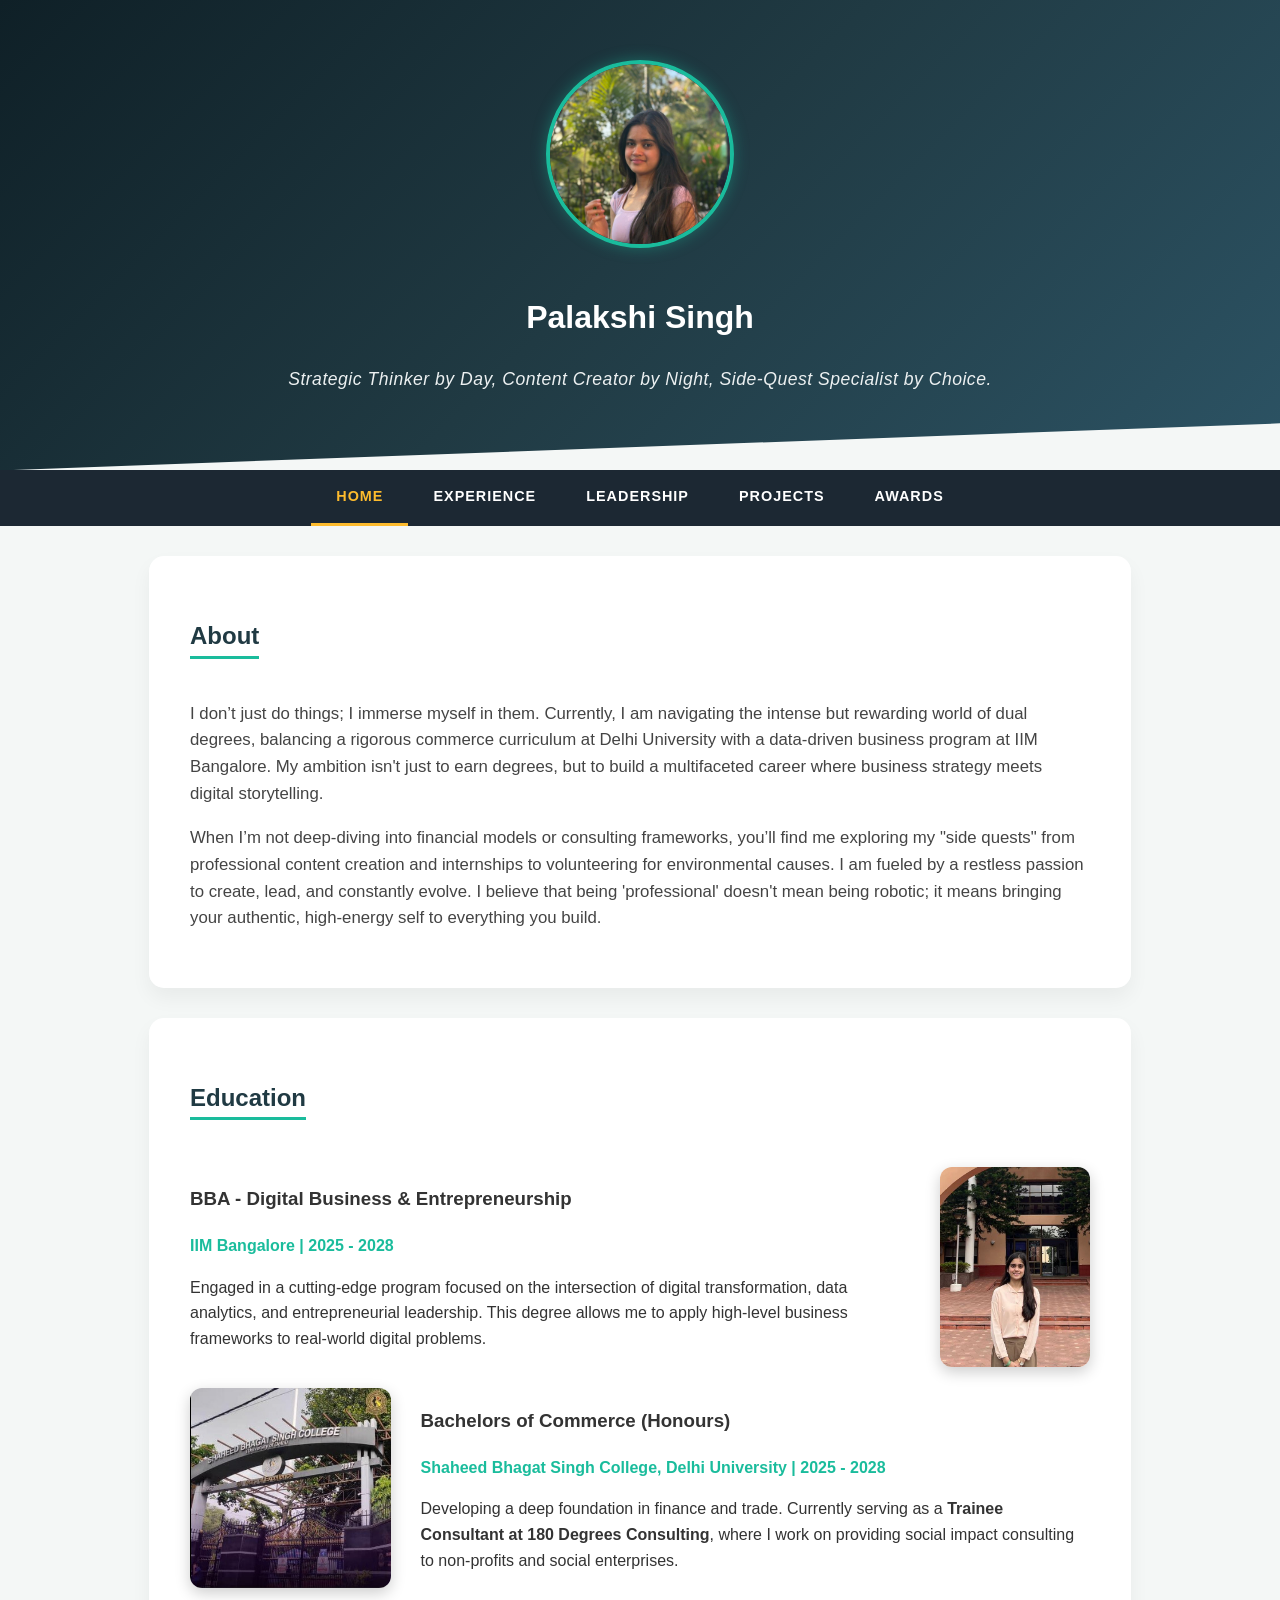
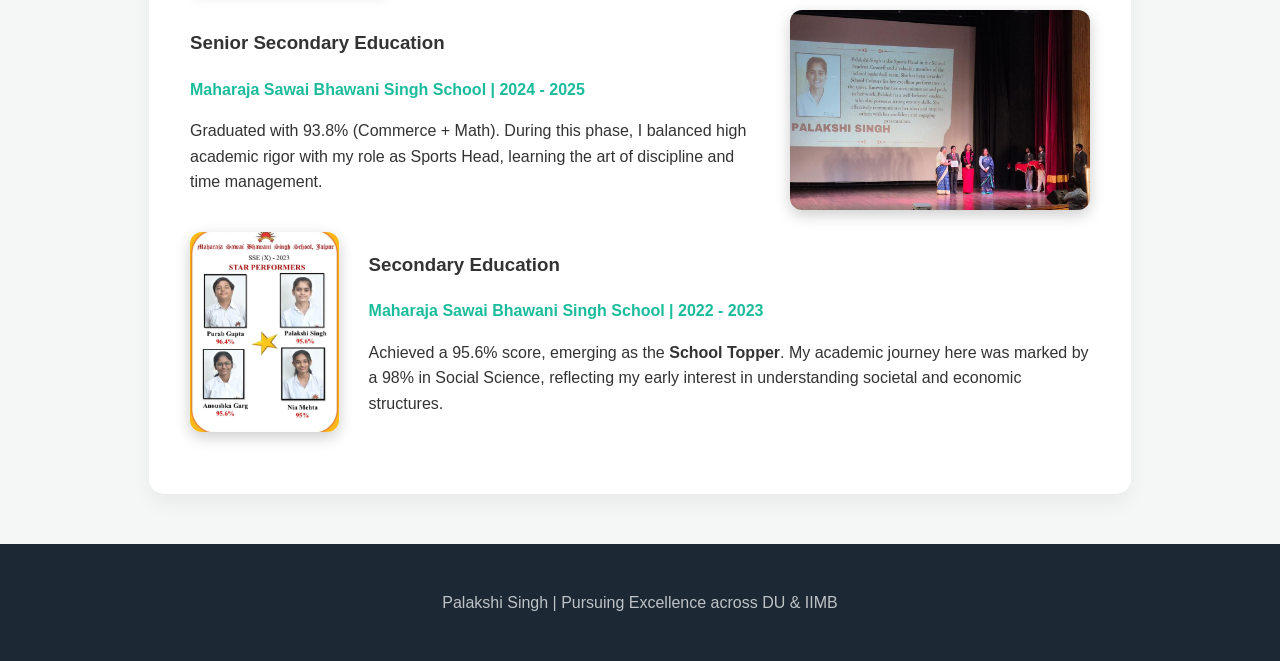
<file: index.html>
<!DOCTYPE html>
<html lang="en">
<head>
    <meta charset="UTF-8">
    <meta name="viewport" content="width=device-width, initial-scale=1.0">
    <title>Palakshi Singh | Home</title>
    <link rel="stylesheet" href="style.css">
</head>
<body>
    <header>
        <div class="header-content">
            <img src="profile.jpeg" alt="Palakshi Singh" class="profile-img">
            <h1>Palakshi Singh</h1>
            <p class="tagline">Strategic Thinker by Day, Content Creator by Night, Side-Quest Specialist by Choice.</p>
        </div>
    </header>

   <nav>
    <ul>
        <li><a href="index.html" class="active">Home</a></li> <li><a href="experience.html">Experience</a></li>
        <li><a href="leadership.html">Leadership</a></li>
        <li><a href="projects.html">Projects</a></li>
        <li><a href="awards.html">Awards</a></li>
    </ul>
</nav>

    <main>
        <section class="card">
            <h2>About</h2>
            <div class="about-content">
                <p>I don’t just do things; I immerse myself in them. Currently, I am navigating the intense but rewarding world of dual degrees, balancing a rigorous commerce curriculum at Delhi University with a data-driven business program at IIM Bangalore. My ambition isn't just to earn degrees, but to build a multifaceted career where business strategy meets digital storytelling.</p>
                <p>When I’m not deep-diving into financial models or consulting frameworks, you’ll find me exploring my "side quests" from professional content creation and internships to volunteering for environmental causes. I am fueled by a restless passion to create, lead, and constantly evolve. I believe that being 'professional' doesn't mean being robotic; it means bringing your authentic, high-energy self to everything you build.</p>
            </div>
        </section>
        <section class="card">
            <h2>Education</h2>
            
            <div class="achievement-row">
                <div class="achievement-text">
                    <h3>BBA - Digital Business & Entrepreneurship</h3>
                    <p class="institution">IIM Bangalore | 2025 - 2028</p>
                    <p>Engaged in a cutting-edge program focused on the intersection of digital transformation, data analytics, and entrepreneurial leadership. This degree allows me to apply high-level business frameworks to real-world digital problems.</p>
                </div>
                <img src="iimb.jpeg" alt="IIM Bangalore" class="achievement-img">
            </div>

            <div class="achievement-row reverse">
                <div class="achievement-text">
                    <h3>Bachelors of Commerce (Honours)</h3>
                    <p class="institution">Shaheed Bhagat Singh College, Delhi University | 2025 - 2028</p>
                    <p>Developing a deep foundation in finance and trade. Currently serving as a <strong>Trainee Consultant at 180 Degrees Consulting</strong>, where I work on providing social impact consulting to non-profits and social enterprises.</p>
                </div>
                <img src="sbsc.jpeg" alt="SBSC Delhi University" class="achievement-img">
            </div>

            <div class="achievement-row">
                <div class="achievement-text">
                    <h3>Senior Secondary Education</h3>
                    <p class="institution">Maharaja Sawai Bhawani Singh School | 2024 - 2025</p>
                    <p>Graduated with 93.8% (Commerce + Math). During this phase, I balanced high academic rigor with my role as Sports Head, learning the art of discipline and time management.</p>
                </div>
                <img src="class12.jpeg" alt="Senior Secondary" class="achievement-img">
            </div>

            <div class="achievement-row reverse">
                <div class="achievement-text">
                    <h3>Secondary Education</h3>
                    <p class="institution">Maharaja Sawai Bhawani Singh School | 2022 - 2023</p>
                    <p>Achieved a 95.6% score, emerging as the <strong>School Topper</strong>. My academic journey here was marked by a 98% in Social Science, reflecting my early interest in understanding societal and economic structures.</p>
                </div>
                <img src="class10.jpeg" alt="Secondary Education" class="achievement-img">
            </div>
        </section>
    </main>
    
    <footer>
        <p>Palakshi Singh | Pursuing Excellence across DU & IIMB</p>
    </footer>
</body>
</html>
</file>
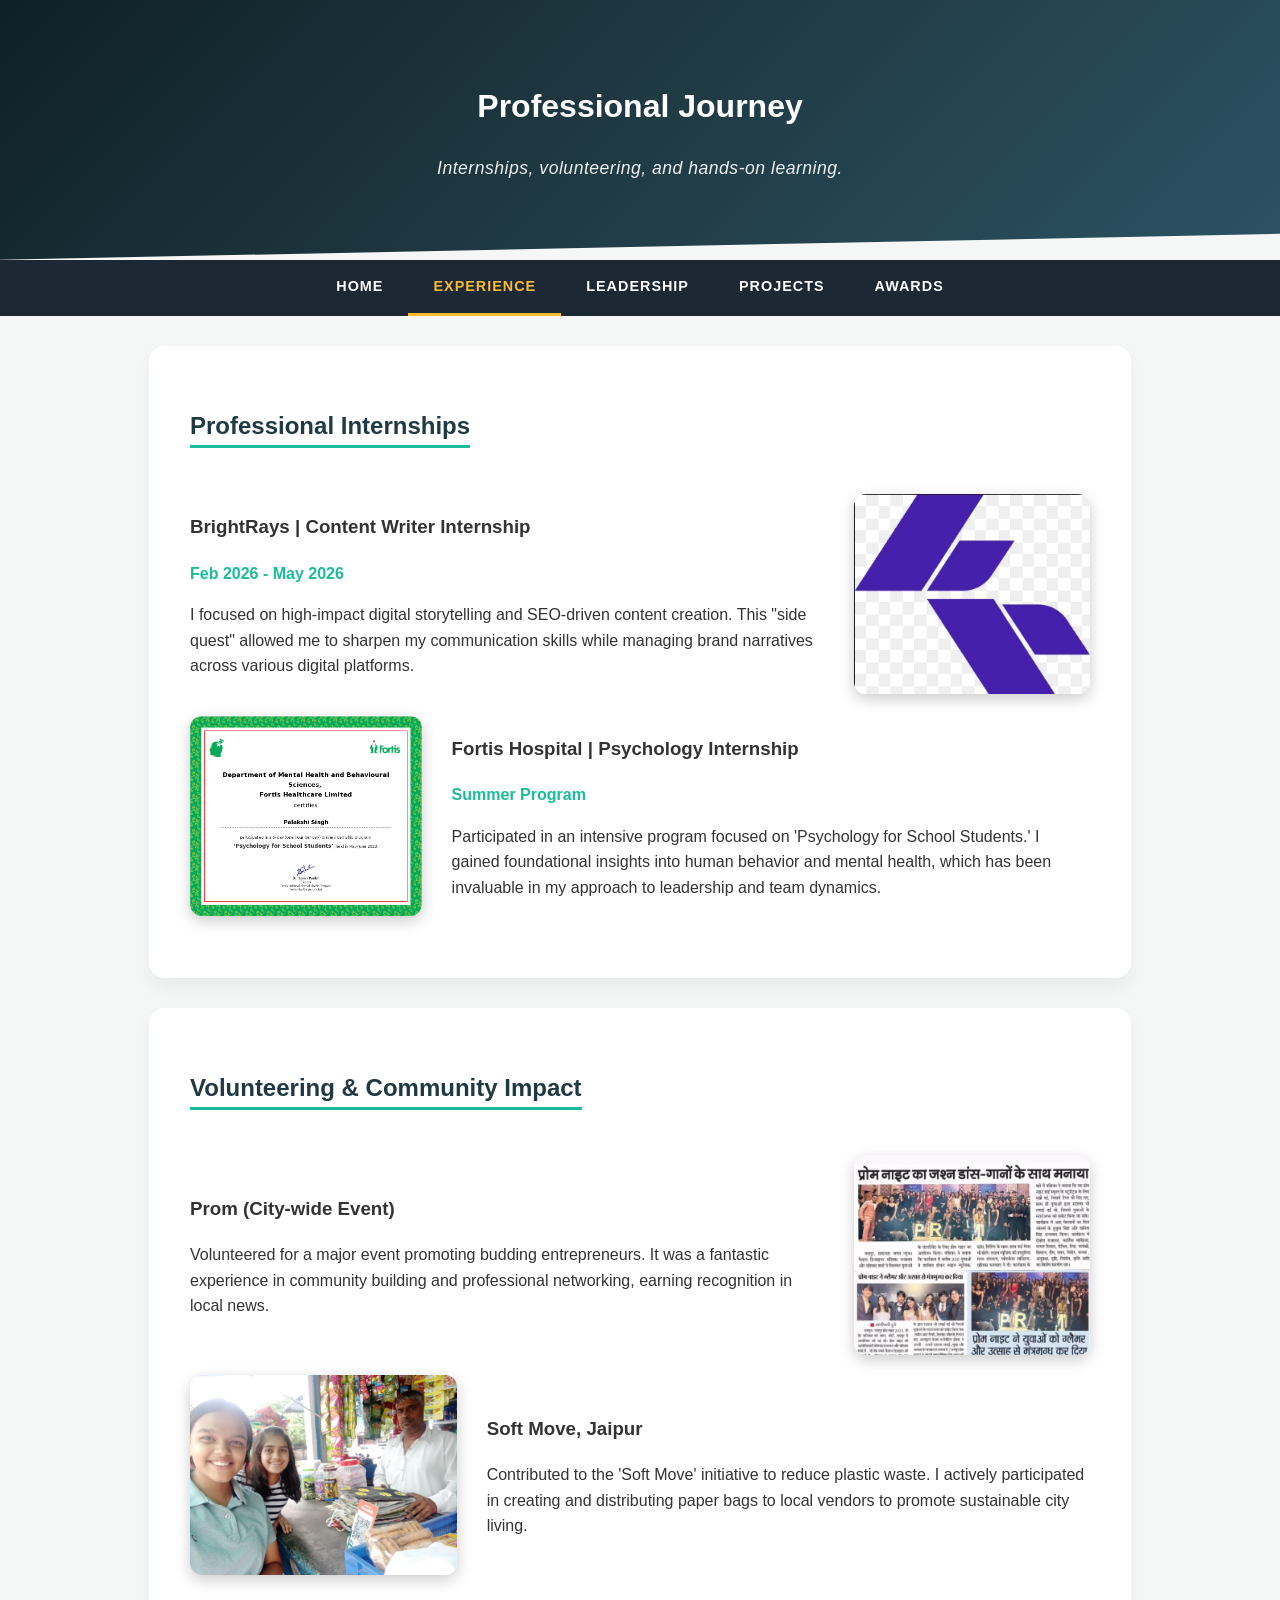
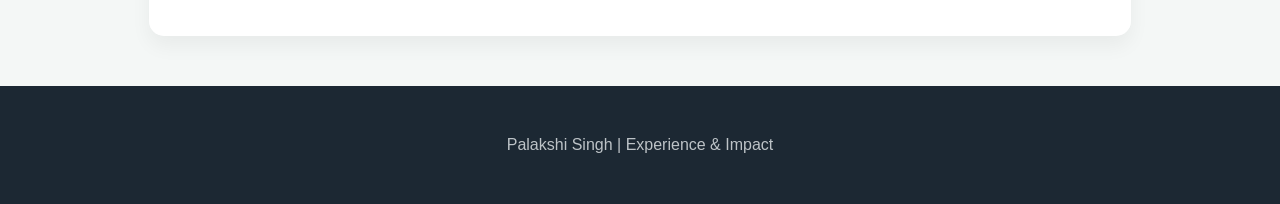
<file: experience.html>
<!DOCTYPE html>
<html lang="en">
<head>
    <meta charset="UTF-8">
    <meta name="viewport" content="width=device-width, initial-scale=1.0">
    <title>Experience & Volunteering | Palakshi Singh</title>
    <link rel="stylesheet" href="style.css">
</head>
<body>
    
<header>
    <div class="header-content">
        <h1>Professional Journey</h1>
        <p class="tagline">Internships, volunteering, and hands-on learning.</p>
    </div>
</header>
   <nav>
        <ul>
            <li><a href="index.html">Home</a></li>
            <li><a href="experience.html" class="active">Experience</a></li>
            <li><a href="leadership.html">Leadership</a></li>
            <li><a href="projects.html">Projects</a></li>
            <li><a href="awards.html">Awards</a></li>
        </ul>
    </nav>

    <main>
        <section class="card">
            <h2>Professional Internships</h2>
            
            <div class="achievement-row">
                <div class="achievement-text">
                    <h3>BrightRays | Content Writer Internship</h3>
                    <p class="institution">Feb 2026 - May 2026</p>
                    <p>I focused on high-impact digital storytelling and SEO-driven content creation. This "side quest" allowed me to sharpen my communication skills while managing brand narratives across various digital platforms.</p>
                </div>
                <img src="brightrays.png" alt="BrightRays Internship" class="achievement-img">
            </div>

            <div class="achievement-row reverse">
                <div class="achievement-text">
                    <h3>Fortis Hospital | Psychology Internship</h3>
                    <p class="institution">Summer Program</p>
                    <p>Participated in an intensive program focused on 'Psychology for School Students.' I gained foundational insights into human behavior and mental health, which has been invaluable in my approach to leadership and team dynamics.</p>
                </div>
                <img src="fortis.png" alt="Fortis Hospital Internship" class="achievement-img">
            </div>
        </section>

        <section class="card">
            <h2>Volunteering & Community Impact</h2>
            <div class="achievement-row">
                <div class="achievement-text">
                    <h3>Prom (City-wide Event)</h3>
                    <p>Volunteered for a major event promoting budding entrepreneurs. It was a fantastic experience in community building and professional networking, earning recognition in local news.</p>
                </div>
                <img src="volunteering1.jpeg" alt="Prom Volunteer" class="achievement-img">
            </div>
            
            <div class="achievement-row reverse">
                <div class="achievement-text">
                    <h3>Soft Move, Jaipur</h3>
                    <p>Contributed to the 'Soft Move' initiative to reduce plastic waste. I actively participated in creating and distributing paper bags to local vendors to promote sustainable city living.</p>
                </div>
                <img src="volunteering2.jpeg" alt="Soft Move" class="achievement-img">
            </div>
        </section>
    </main>

    <footer>
        <p>Palakshi Singh | Experience & Impact</p>
    </footer>

</body>
</html>
</file>
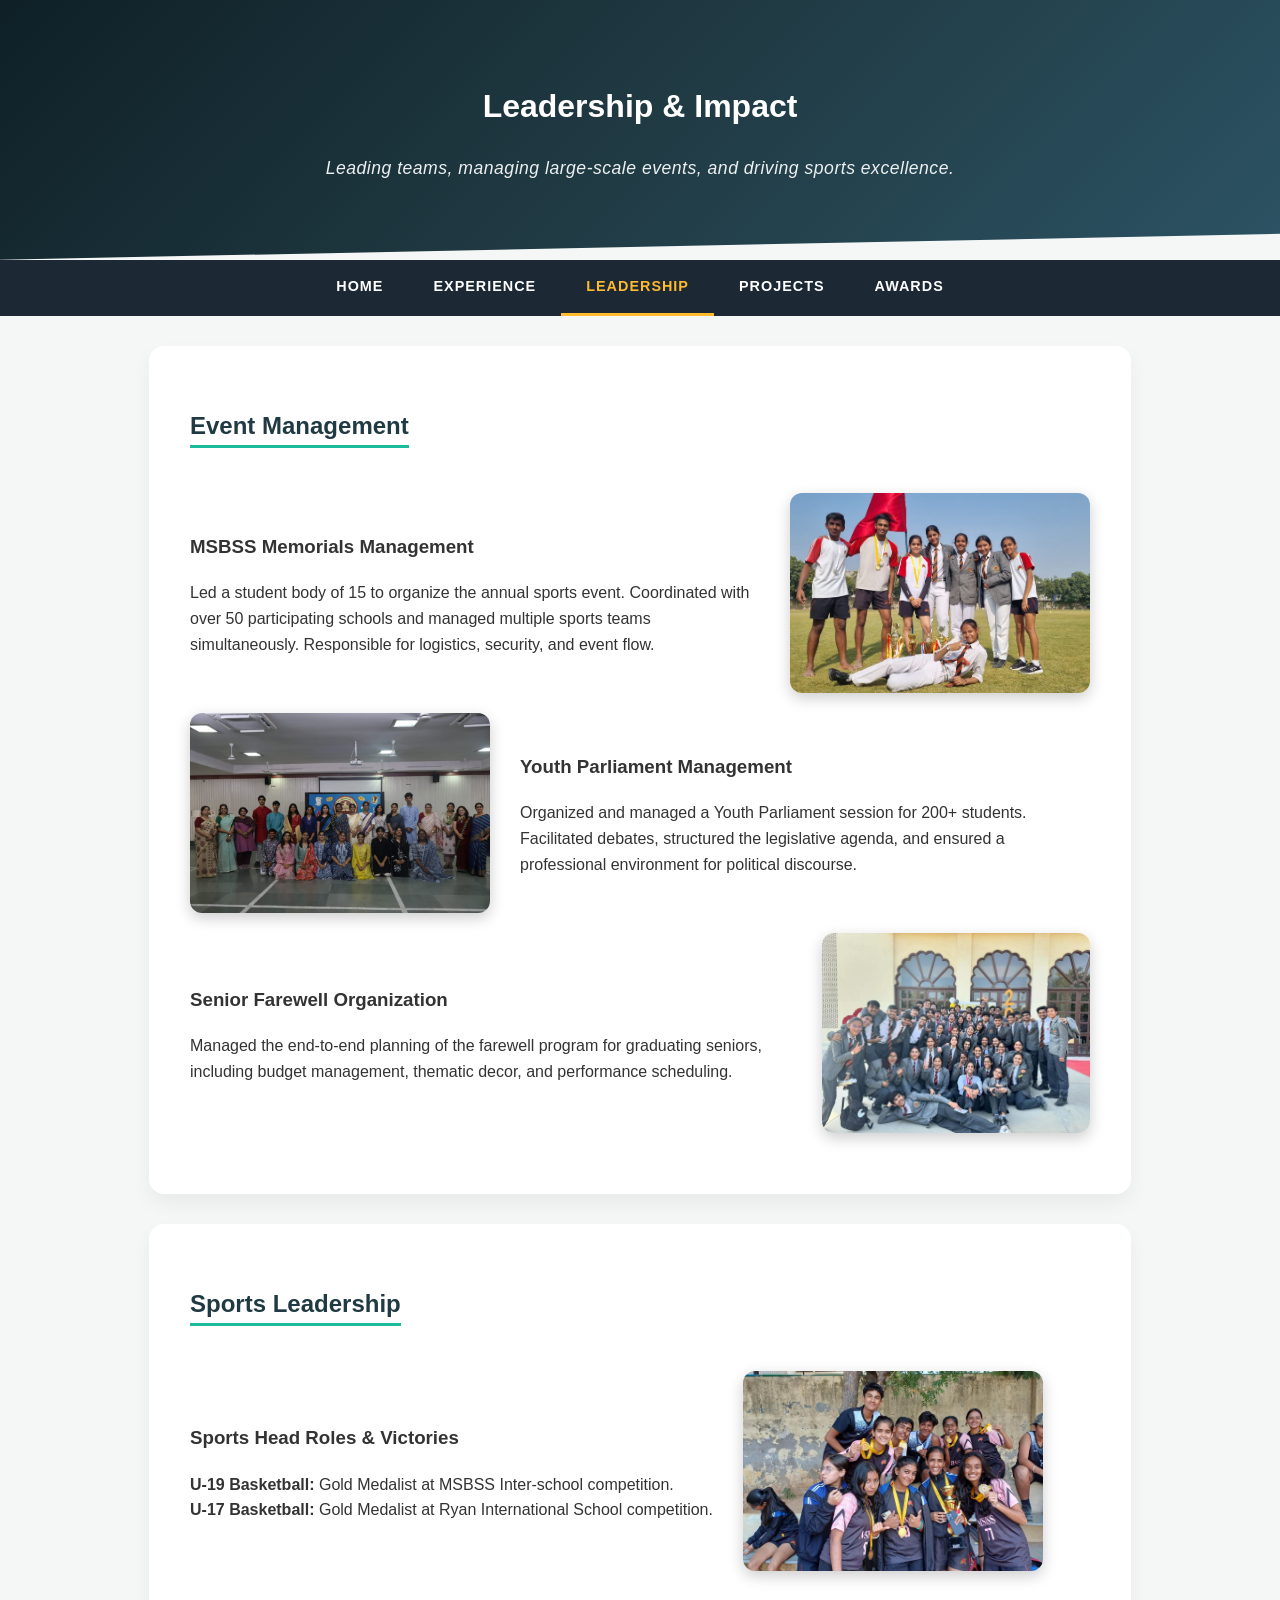
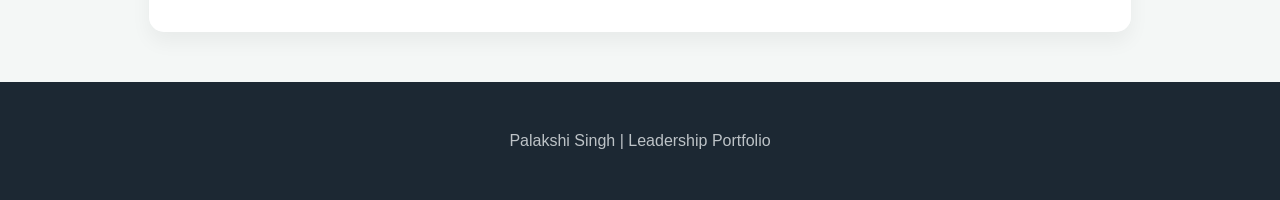
<file: leadership.html>
<!DOCTYPE html>
<html lang="en">
<head>
    <meta charset="UTF-8">
    <meta name="viewport" content="width=device-width, initial-scale=1.0">
    <title>Leadership | Palakshi Singh</title>
    <link rel="stylesheet" href="style.css">
</head>
<body>
    <header>
        <div class="header-content">
            <h1>Leadership & Impact</h1>
            <p class="tagline">Leading teams, managing large-scale events, and driving sports excellence.</p>
        </div>
    </header>

    <nav>
        <ul>
            <li><a href="index.html">Home</a></li>
            <li><a href="experience.html">Experience</a></li>
            <li><a href="leadership.html" class="active">Leadership</a></li>
            <li><a href="projects.html">Projects</a></li>
            <li><a href="awards.html">Awards</a></li>
        </ul>
    </nav>

    <main>
        <section class="card">
            <h2>Event Management</h2>
            
            <div class="achievement-row">
                <div class="achievement-text">
                    <h3>MSBSS Memorials Management</h3>
                    <p>Led a student body of 15 to organize the annual sports event. Coordinated with over 50 participating schools and managed multiple sports teams simultaneously. Responsible for logistics, security, and event flow.</p>
                </div>
                <img src="memorials.jpg" alt="MSBSS Memorials Management" class="achievement-img">
            </div>

            <div class="achievement-row reverse">
                <div class="achievement-text">
                    <h3>Youth Parliament Management</h3>
                    <p>Organized and managed a Youth Parliament session for 200+ students. Facilitated debates, structured the legislative agenda, and ensured a professional environment for political discourse.</p>
                </div>
                <img src="parliament.jpg" alt="Youth Parliament Management" class="achievement-img">
            </div>

            <div class="achievement-row">
                <div class="achievement-text">
                    <h3>Senior Farewell Organization</h3>
                    <p>Managed the end-to-end planning of the farewell program for graduating seniors, including budget management, thematic decor, and performance scheduling.</p>
                </div>
                <img src="farewell.jpg" alt="Senior Farewell Organization" class="achievement-img">
            </div>
        </section>

        <section class="card">
            <h2>Sports Leadership</h2>
            <div class="achievement-row">
                <div class="achievement-text">
                    <h3>Sports Head Roles & Victories</h3>
                    <p><strong>U-19 Basketball:</strong> Gold Medalist at MSBSS Inter-school competition.<br>
                    <strong>U-17 Basketball:</strong> Gold Medalist at Ryan International School competition.</p>
                </div>
                <img src="sports.jpeg" alt="Basketball Gold" class="achievement-img">
            </div>
        </section>
    </main>

    <footer>
        <p>Palakshi Singh | Leadership Portfolio</p>
    </footer>
</body>
</html>
</file>
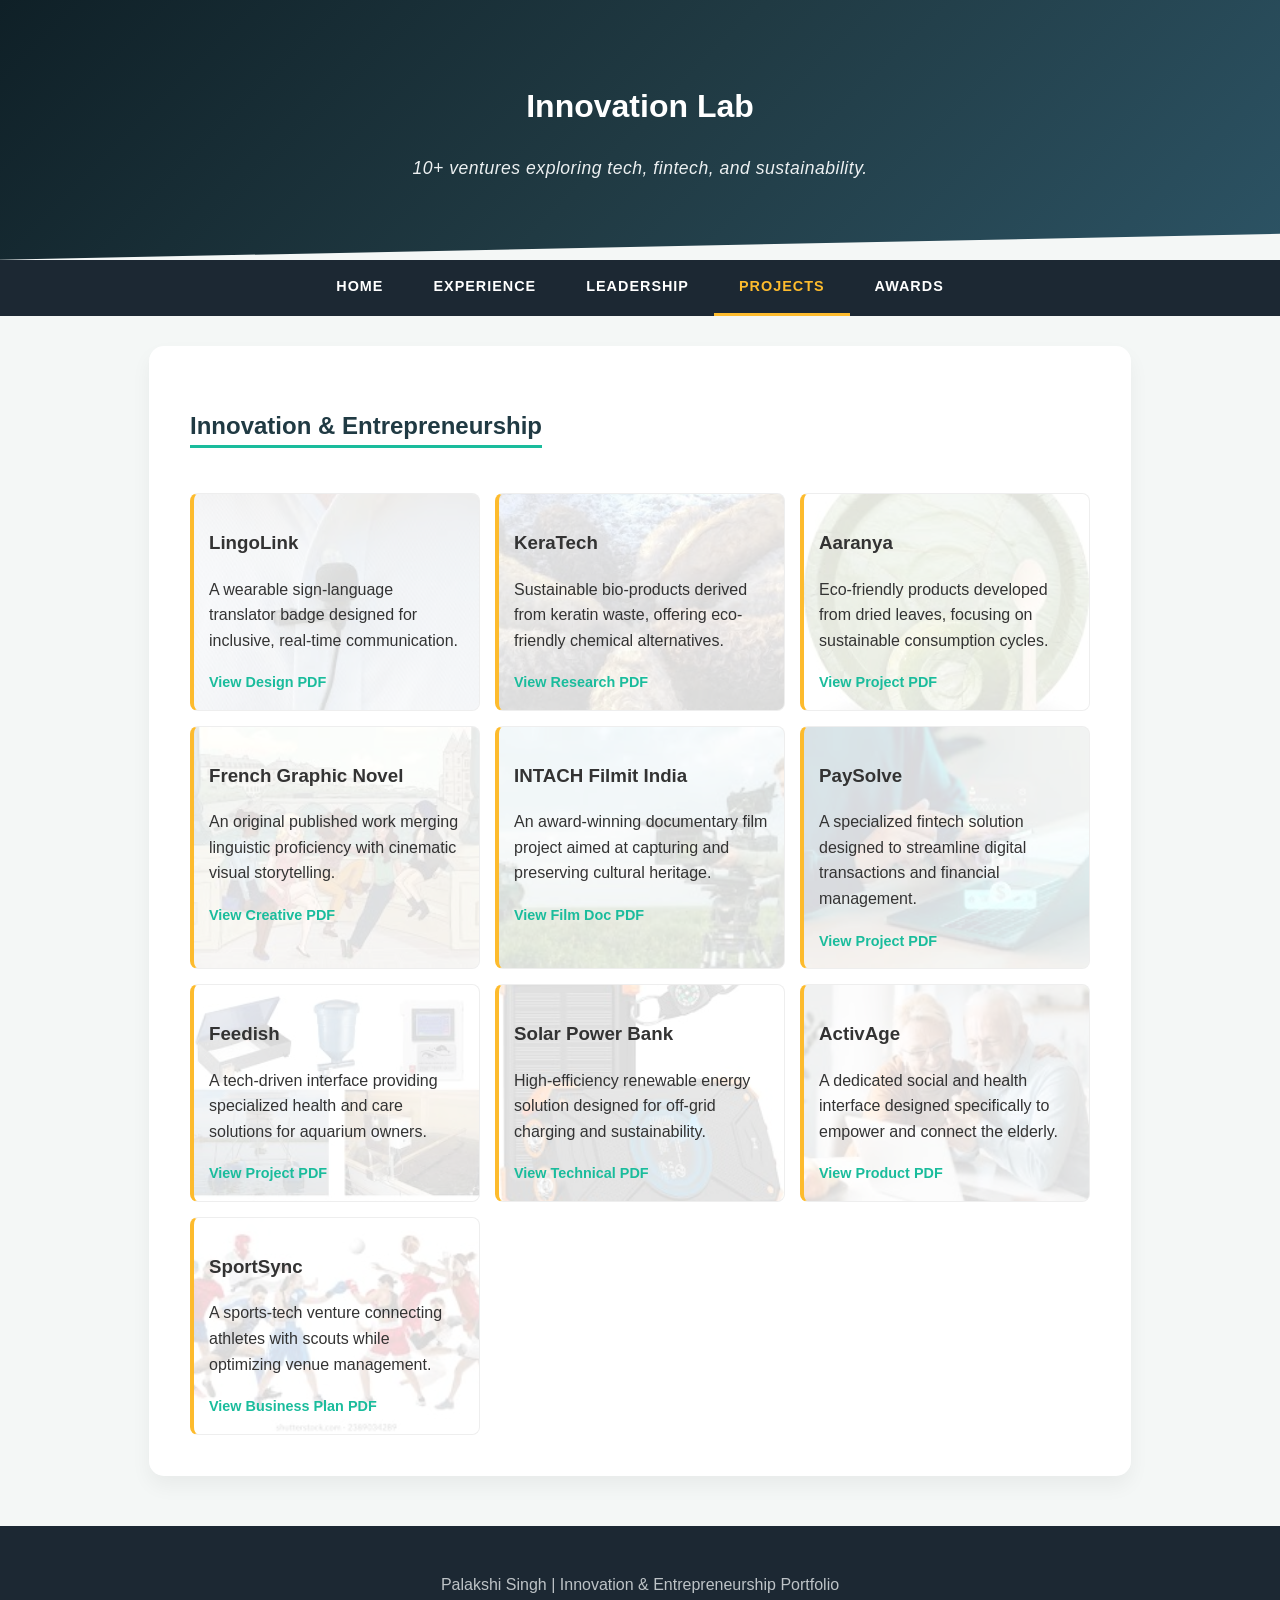
<file: projects.html>
<!DOCTYPE html>
<html lang="en">
<head>
    <meta charset="UTF-8">
    <meta name="viewport" content="width=device-width, initial-scale=1.0">
    <title>Projects | Palakshi Singh</title>
    <link rel="stylesheet" href="style.css">
</head>
<body>
    <header>
        <div class="header-content">
            <h1>Innovation Lab</h1>
            <p class="tagline">10+ ventures exploring tech, fintech, and sustainability.</p>
        </div>
    </header>

   <nav>
    <ul>
        <li><a href="index.html">Home</a></li>
        <li><a href="experience.html">Experience</a></li>
        <li><a href="leadership.html">Leadership</a></li>
        <li><a href="projects.html" class="active">Projects</a></li> <li><a href="awards.html">Awards</a></li>
    </ul>
</nav>

    <main>
        <section class="card">
            <h2>Innovation & Entrepreneurship</h2>
            <div class="project-grid">
                
               <div class="project-item lingolink">
                    <h3>LingoLink</h3>
                    <p>A wearable sign-language translator badge designed for inclusive, real-time communication.</p>
                    <a href="lingolink.pdf" class="btn-pdf">View Design PDF</a>
                </div>

                <div class="project-item keratech">
                    <h3>KeraTech</h3>
                    <p>Sustainable bio-products derived from keratin waste, offering eco-friendly chemical alternatives.</p>
                    <a href="keratech.pdf" class="btn-pdf">View Research PDF</a>
                </div>

                <div class="project-item aaranya">
                    <h3>Aaranya</h3>
                    <p>Eco-friendly products developed from dried leaves, focusing on sustainable consumption cycles.</p>
                    <a href="aaranya.pdf" class="btn-pdf">View Project PDF</a>
                </div>

                <div class="project-item novel">
                    <h3>French Graphic Novel</h3>
                    <p>An original published work merging linguistic proficiency with cinematic visual storytelling.</p>
                    <a href="french-novel.pdf" class="btn-pdf">View Creative PDF</a>
                </div>

                <div class="project-item intach">
                    <h3>INTACH Filmit India</h3>
                    <p>An award-winning documentary film project aimed at capturing and preserving cultural heritage.</p>
                    <a href="intach.pdf" class="btn-pdf">View Film Doc PDF</a>
                </div>

                <div class="project-item paysolve">
                    <h3>PaySolve</h3>
                    <p>A specialized fintech solution designed to streamline digital transactions and financial management.</p>
                    <a href="paysolve.pdf" class="btn-pdf">View Project PDF</a>
                </div>

                <div class="project-item feedish">
                    <h3>Feedish</h3>
                    <p>A tech-driven interface providing specialized health and care solutions for aquarium owners.</p>
                    <a href="feedish.pdf" class="btn-pdf">View Project PDF</a>
                </div>

                <div class="project-item solar">
                    <h3>Solar Power Bank</h3>
                    <p>High-efficiency renewable energy solution designed for off-grid charging and sustainability.</p>
                    <a href="solar.pdf" class="btn-pdf">View Technical PDF</a>
                </div>

                <div class="project-item activage">
                    <h3>ActivAge</h3>
                    <p>A dedicated social and health interface designed specifically to empower and connect the elderly.</p>
                    <a href="activage.pdf" class="btn-pdf">View Product PDF</a>
                </div>

                <div class="project-item sportsync">
                    <h3>SportSync</h3>
                    <p>A sports-tech venture connecting athletes with scouts while optimizing venue management.</p>
                    <a href="sportsync.pdf" class="btn-pdf">View Business Plan PDF</a>
                </div>

            </div>
        </section>
    </main>

    <footer>
        <p>Palakshi Singh | Innovation & Entrepreneurship Portfolio</p>
    </footer>

</body>
</html>
</file>
<file: style.css>
/* 1. Variables for easy theme management */
:root {
    --primary-gradient: linear-gradient(135deg, #0f2027, #203a43, #2c5364);
    --accent-color: #1abc9c;
    --text-dark: #2c3e50;
    --card-shadow: 0 10px 30px rgba(0,0,0,0.15);
}

/* 2. Body & Background */
body {
    font-family: 'Segoe UI', Roboto, Helvetica, sans-serif;
    line-height: 1.7;
    margin: 0;
    background-color: #f0f2f5;
    color: var(--text-dark);
}

/* 3. Header with New Background Gradient */
header {
    background: var(--primary-gradient);
    color: white;
    padding: 80px 20px;
    text-align: center;
    clip-path: polygon(0 0, 100% 0, 100% 85%, 0% 100%); /* Adds a stylish diagonal cut */
}

.profile-img {
    width: 220px; /* Larger as requested */
    height: 220px;
    border-radius: 50%;
    border: 6px solid rgba(255,255,255,0.2);
    object-fit: cover;
    transition: transform 0.4s ease;
}

.profile-img:hover {
    transform: rotate(5deg) scale(1.05);
}

/* 4. Navigation bar */
nav {
    background: #1c2833;
    position: sticky;
    top: 0;
    z-index: 1000;
}

nav ul {
    display: flex;
    justify-content: center;
    padding: 0;
    margin: 0;
    list-style: none;
}

nav a {
    color: white;
    text-decoration: none;
    padding: 15px 20px;
    font-size: 0.9rem;
    text-transform: uppercase;
    letter-spacing: 1px;
}

nav a:hover {
    background: var(--accent-color);
}

/* 5. Content Cards */
.card {
    background: white;
    max-width: 950px;
    margin: -40px auto 40px; /* Pulls first card onto the header */
    padding: 40px;
    border-radius: 15px;
    box-shadow: var(--card-shadow);
    position: relative;
}

h2 {
    color: #203a43;
    border-bottom: 3px solid var(--accent-color);
    display: inline-block;
    margin-bottom: 25px;
}

/* 6. Table Styling */
table {
    width: 100%;
    border-collapse: collapse;
}

th {
    background: #f8f9fa;
    padding: 15px;
    text-align: left;
}

td {
    padding: 15px;
    border-bottom: 1px solid #eee;
}

/* 7. Innovation Project Grid */
.project-container {
    display: grid;
    grid-template-columns: repeat(auto-fit, minmax(280px, 1fr));
    gap: 20px;
}

.project-box {
    background: #fdfdfd;
    border: 1px solid #efefef;
    padding: 20px;
    border-radius: 10px;
    transition: all 0.3s ease;
}

.project-box:hover {
    border-color: var(--accent-color);
    transform: translateY(-5px);
    box-shadow: 0 5px 15px rgba(0,0,0,0.1);
}

/* Footer */
footer {
    text-align: center;
    padding: 40px;
    background: #1c2833;
    color: #bdc3c7;
}

:root {
    --primary-gradient: linear-gradient(135deg, #0f2027, #203a43, #2c5364);
    --accent: #1abc9c;
    --highlight: #fdbb2d;
    --transition-speed: 0.4s;
}

body {
    font-family: 'Segoe UI', sans-serif;
    margin: 0;
    background-color: #f4f7f6;
    color: #333;
    line-height: 1.6;
}

header {
    background: var(--primary-gradient);
    color: white;
    padding: 80px 20px;
    text-align: center;
    clip-path: polygon(0 0, 100% 0, 100% 90%, 0% 100%);
}

/* --- 1. PICTURE HOVER EFFECT --- */
.profile-img {
    width: 200px;
    height: 200px;
    border-radius: 50%;
    border: 4px solid var(--accent);
    object-fit: cover;
    margin-bottom: 15px;
    box-shadow: 0 0 15px rgba(26, 188, 156, 0.4);
    transition: transform var(--transition-speed) ease, box-shadow var(--transition-speed) ease;
}

.profile-img:hover {
    transform: scale(1.1) rotate(3deg); /* Slightly grows and tilts */
    box-shadow: 0 0 30px rgba(26, 188, 156, 0.8); /* Glow intensifies */
    cursor: pointer;
}

nav {
    background: #1c2833;
    position: sticky;
    top: 0;
    z-index: 100;
}

nav ul {
    display: flex;
    justify-content: center;
    list-style: none;
    padding: 0;
}

nav a {
    color: white;
    text-decoration: none;
    padding: 15px 25px;
    display: block;
    font-weight: bold;
    transition: color 0.3s ease;
}

nav a:hover {
    color: var(--highlight);
}

/* --- 2. SECTION (CARD) HOVER EFFECT --- */
.card {
    background: white;
    max-width: 950px;
    margin: -30px auto 40px;
    padding: 40px;
    border-radius: 15px;
    box-shadow: 0 10px 30px rgba(0,0,0,0.1);
    border-top: 5px solid var(--accent);
    transition: transform var(--transition-speed) ease, box-shadow var(--transition-speed) ease;
}

.card:hover {
    transform: translateY(-10px); /* Lifts the entire section up */
    box-shadow: 0 20px 40px rgba(0,0,0,0.2); /* Shadow deepens for depth */
}

.achievement-row {
    display: flex;
    align-items: center;
    gap: 40px;
    margin-bottom: 50px;
}

.achievement-row.reverse {
    flex-direction: row-reverse;
}

/* Achievement Image Hover */
.achievement-img {
    width: 300px;
    height: 200px;
    object-fit: cover;
    border-radius: 12px;
    box-shadow: 0 5px 15px rgba(0,0,0,0.1);
    transition: transform 0.3s ease;
}

.achievement-img:hover {
    transform: scale(1.05);
}

/* Project Item Hover */
.project-item {
    background: #fafafa;
    padding: 20px;
    border-left: 4px solid var(--highlight);
    border-radius: 5px;
    transition: background 0.3s ease, transform 0.3s ease;
}

.project-item:hover {
    background: #fff;
    transform: translateX(10px); /* Slides slightly to the right */
}

.pdf-btn {
    display: inline-block;
    padding: 12px 30px;
    background: var(--primary-gradient);
    color: white;
    text-decoration: none;
    border-radius: 50px;
    margin-top: 15px;
    transition: all 0.3s ease;
}

.pdf-btn:hover {
    background: var(--accent);
    letter-spacing: 1px; /* Expands slightly for effect */
}

footer {
    text-align: center;
    padding: 40px;
    background: #1c2833;
    color: white;
}

:root {
    --primary-gradient: linear-gradient(135deg, #0f2027, #203a43, #2c5364);
    --accent: #1abc9c;
    --highlight: #fdbb2d;
    --anim: 0.4s cubic-bezier(0.175, 0.885, 0.32, 1.275);
}

body {
    font-family: 'Segoe UI', sans-serif;
    margin: 0;
    background-color: #f4f7f6;
    color: #333;
}

header {
    background: var(--primary-gradient);
    color: white;
    padding: 80px 20px;
    text-align: center;
    clip-path: polygon(0 0, 100% 0, 100% 90%, 0% 100%);
}

/* --- INTERACTIVE PICTURE --- */
.profile-img {
    width: 210px;
    height: 210px;
    border-radius: 50%;
    border: 5px solid var(--accent);
    object-fit: cover;
    transition: transform var(--anim), box-shadow var(--anim);
}

.profile-img:hover {
    transform: scale(1.1) rotate(5deg);
    box-shadow: 0 0 25px var(--accent);
}

nav { background: #1c2833; position: sticky; top: 0; z-index: 100; }
nav ul { display: flex; justify-content: center; list-style: none; padding: 0; }
nav a { color: white; text-decoration: none; padding: 15px 25px; font-weight: bold; transition: 0.3s; }
nav a:hover { color: var(--highlight); }

/* --- INTERACTIVE SECTIONS (CARDS) --- */
.card {
    background: white;
    max-width: 950px;
    margin: -30px auto 40px;
    padding: 40px;
    border-radius: 15px;
    box-shadow: 0 10px 20px rgba(0,0,0,0.1);
    border-top: 5px solid var(--accent);
    transition: transform var(--anim), box-shadow var(--anim);
}

.card:hover {
    transform: translateY(-12px);
    box-shadow: 0 20px 40px rgba(0,0,0,0.15);
}

.achievement-row { display: flex; align-items: center; gap: 40px; margin-top: 20px; }
.achievement-row.reverse { flex-direction: row-reverse; }

.achievement-img {
    width: 280px;
    height: 180px;
    border-radius: 10px;
    object-fit: cover;
    transition: transform 0.4s ease;
}

.achievement-img:hover { transform: scale(1.05); }

/* Project Grid & Items */
.project-grid { display: grid; grid-template-columns: repeat(auto-fit, minmax(220px, 1fr)); gap: 15px; margin-top: 20px; }
.project-item {
    background: #fafafa;
    padding: 15px;
    border-radius: 8px;
    border-left: 4px solid var(--highlight);
    transition: transform 0.3s ease, background 0.3s ease;
}

.project-item:hover {
    transform: translateX(8px);
    background: #fff;
}

.btn-small { font-size: 0.8rem; color: var(--accent); text-decoration: none; font-weight: bold; }
footer { text-align: center; padding: 40px; background: #1c2833; color: white; }

:root {
    --bg-gradient: linear-gradient(135deg, #0f2027, #203a43, #2c5364);
    --accent: #1abc9c;
    --highlight: #fdbb2d;
    --transition: 0.4s cubic-bezier(0.175, 0.885, 0.32, 1.275);
}

body { font-family: 'Segoe UI', sans-serif; margin: 0; background: #f4f7f6; color: #333; }

/* Interactive Header & Nav */
header { background: var(--bg-gradient); color: white; padding: 60px 20px; text-align: center; }
.profile-img { 
    width: 180px; height: 180px; border-radius: 50%; border: 4px solid var(--accent); 
    transition: var(--transition);
}
.profile-img:hover { transform: scale(1.1) rotate(5deg); box-shadow: 0 0 20px var(--accent); }

nav { background: #1c2833; position: sticky; top: 0; z-index: 1000; }
nav ul { display: flex; justify-content: center; list-style: none; padding: 0; margin: 0; }
nav a { color: white; text-decoration: none; padding: 15px 25px; font-weight: bold; transition: 0.3s; }
nav a:hover, .active { color: var(--highlight); border-bottom: 2px solid var(--highlight); }

/* Card Animations */
.card {
    background: white; max-width: 900px; margin: 30px auto; padding: 40px; 
    border-radius: 15px; box-shadow: 0 10px 20px rgba(0,0,0,0.05);
    border-top: 5px solid var(--accent); transition: var(--transition);
}
.card:hover { transform: translateY(-10px); box-shadow: 0 20px 40px rgba(0,0,0,0.15); }

/* Content Layouts */
.achievement-row { display: flex; align-items: center; gap: 30px; margin: 20px 0; }
.achievement-row.reverse { flex-direction: row-reverse; }
.achievement-img { width: 250px; border-radius: 10px; transition: 0.3s; }
.achievement-img:hover { transform: scale(1.05); }

.detail-box { padding: 15px; border-left: 4px solid var(--accent); background: #fafafa; margin-bottom: 15px; }

.project-grid { display: grid; grid-template-columns: repeat(auto-fit, minmax(250px, 1fr)); gap: 15px; }
.project-item { 
    background: #fdfdfd; padding: 15px; border: 1px solid #eee; border-radius: 8px; 
    transition: 0.3s; border-left: 4px solid var(--highlight);
}
.project-item:hover { transform: translateX(10px); background: #fff; }

.btn-pdf { color: var(--accent); font-weight: bold; text-decoration: none; font-size: 0.9rem; }

/* Add these new rules to your existing style.css */

.tagline {
    font-size: 1.1rem;
    font-weight: 300;
    color: #ecf0f1;
    font-style: italic;
    margin-top: 10px;
    letter-spacing: 0.5px;
}

.institution {
    font-weight: bold;
    color: var(--accent);
    margin-bottom: 5px;
}

.about-content p {
    margin-bottom: 15px;
    font-size: 1.05rem;
    color: #444;
}

/* Enhancing the Active Nav Link */
nav a.active {
    border-bottom: 3px solid var(--highlight);
    color: var(--highlight);
}

footer {
    text-align: center;
    padding: 30px;
    background: #1c2833;
    color: #bdc3c7;
    margin-top: 50px;
}

/* Ensure consistent image sizing for the internship/volunteering images */
.achievement-img {
    width: 300px;
    height: 200px;
    object-fit: cover; /* This prevents the images from looking stretched */
    border-radius: 12px;
    box-shadow: 0 5px 15px rgba(0,0,0,0.2);
    transition: transform 0.4s ease, box-shadow 0.4s ease;
}

.achievement-img:hover {
    transform: scale(1.05);
    box-shadow: 0 8px 25px rgba(0,0,0,0.3);
}

/* Smooth Scrolling for the whole site */
html {
    scroll-behavior: smooth;
}

/* Custom Scrollbar for a premium look */
::-webkit-scrollbar {
    width: 10px;
}
::-webkit-scrollbar-track {
    background: #1c2833;
}
::-webkit-scrollbar-thumb {
    background: var(--accent);
    border-radius: 10px;
}
::-webkit-scrollbar-thumb:hover {
    background: var(--highlight);
}

/* Glassmorphism effect for cards - The 'Crazy-Level' look */
.card {
    background: rgba(255, 255, 255, 0.95);
    backdrop-filter: blur(10px);
    border: 1px solid rgba(255, 255, 255, 0.2);
}
/* THE WATERMARK ENGINE */
.project-item {
    position: relative !important; /* This is the anchor */
    overflow: hidden !important;   /* Keeps the icon inside the box */
}

/* THE FULL-BACKGROUND ENGINE */
.project-item {
    position: relative !important;
    overflow: hidden !important;
    background: #fff; /* Ensures a clean base */
}

.project-item::before {
    content: "" !important;
    position: absolute !important;
    /* This anchors the image to all four corners */
    top: 0 !important;
    left: 0 !important;
    width: 100% !important;
    height: 100% !important;
    
    /* THE COVER LOGIC */
    background-repeat: no-repeat !important;
    background-position: center !important;
    background-size: cover !important; /* This stretches it to fill the box */
    
    /* VISIBILITY (Keep it very low so you can still read the text) */
    opacity: 0.15 !important; 
    z-index: 0 !important;
    pointer-events: none !important;
}

/* CRITICAL: This ensures your text sits ON TOP of the background image */
.project-item h3, 
.project-item p, 
.project-item a {
    position: relative !important;
    z-index: 2 !important;
}

/* Ensure text doesn't hide the watermark */
.project-item h3, .project-item p, .project-item a {
    position: relative !important;
    z-index: 1 !important;
}
/* Update these extensions (.jpeg or .png) to match your GitHub files exactly */
.lingolink::before { background-image: url('lingolink-wm.jfif'); }
.keratech::before { background-image: url('keratech-wm.jfif'); }
.aaranya::before { background-image: url('aaranya-wm.jfif'); }
.novel::before { background-image: url('novel-wm.jfif'); }
.intach::before { background-image: url('intach-wm.jfif'); }
.paysolve::before { background-image: url('paysolve-wm.jfif'); }
.feedish::before { background-image: url('feedish-wm.jfif'); }
.solar::before { background-image: url('solar-wm.jfif'); }
.activage::before { background-image: url('activage-wm.jfif'); }
.sportsync::before { background-image: url('sportsync-wm.jfif'); }
</file>
